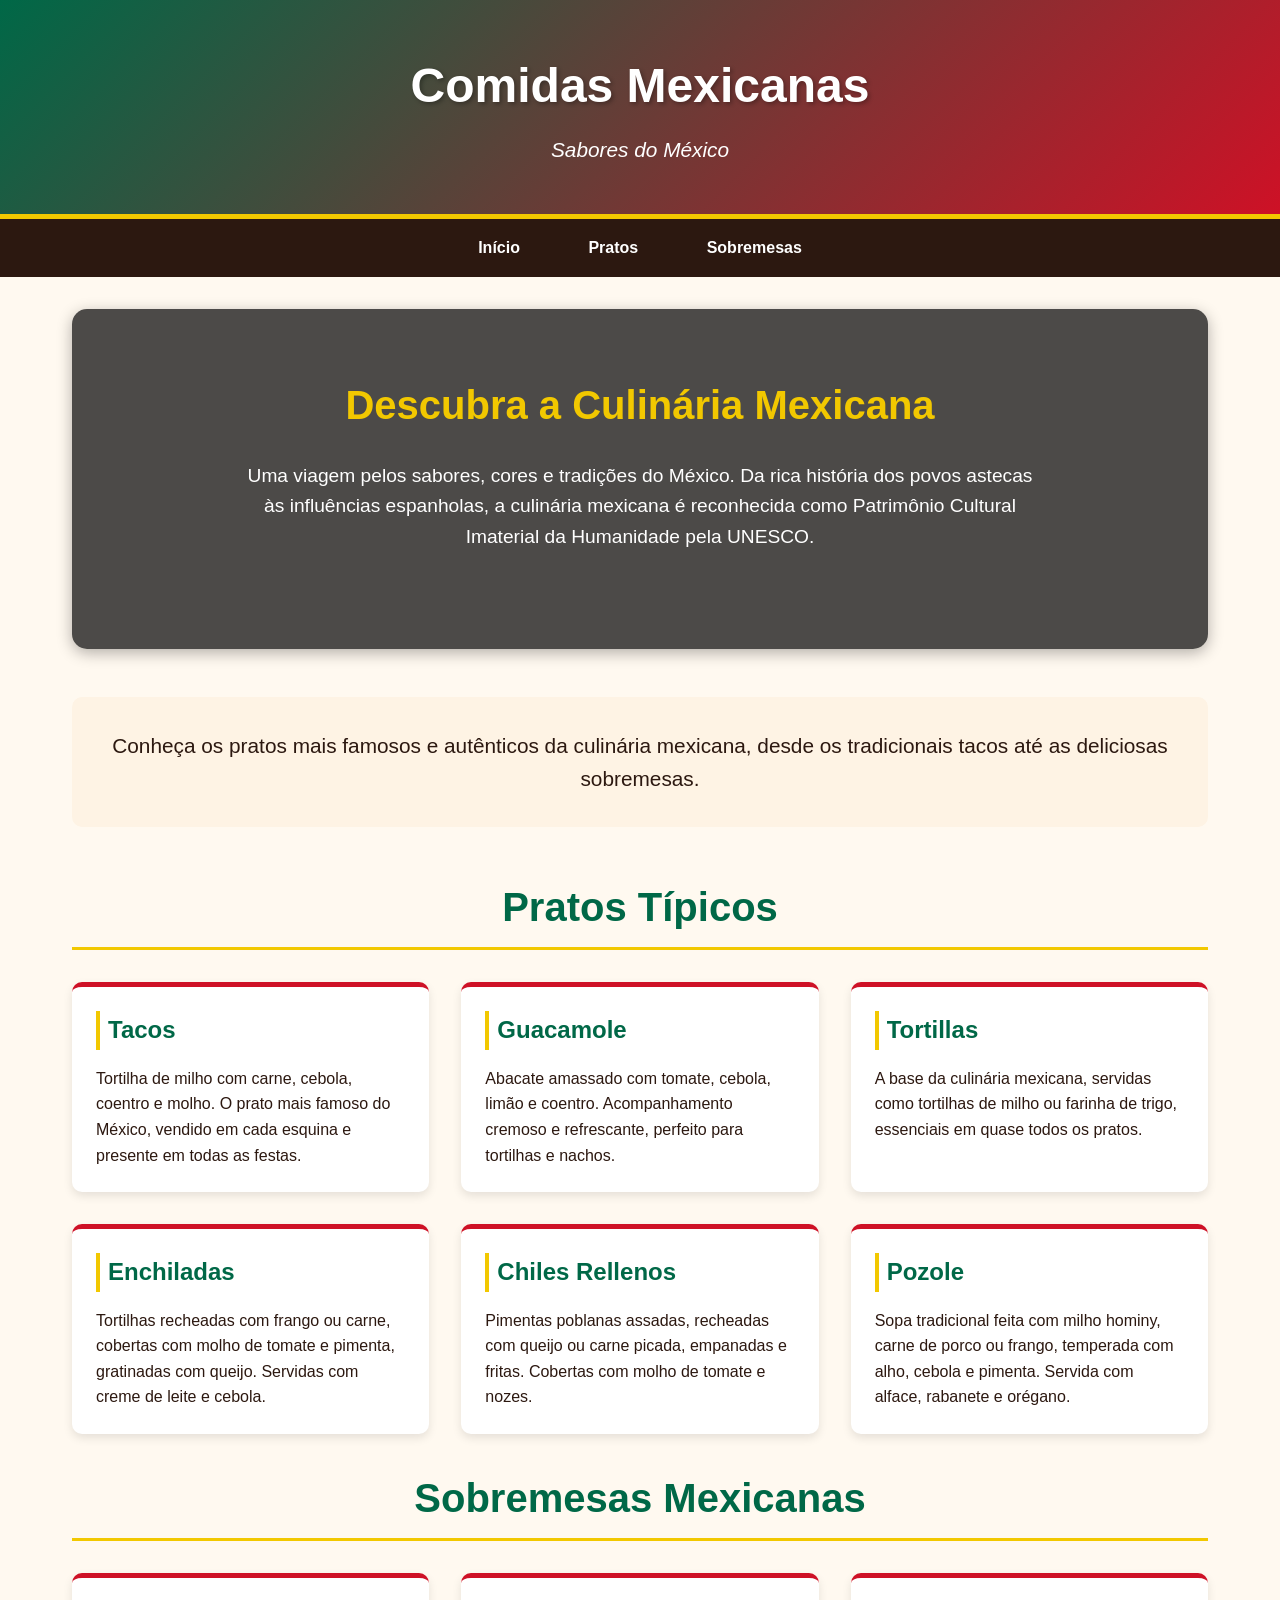
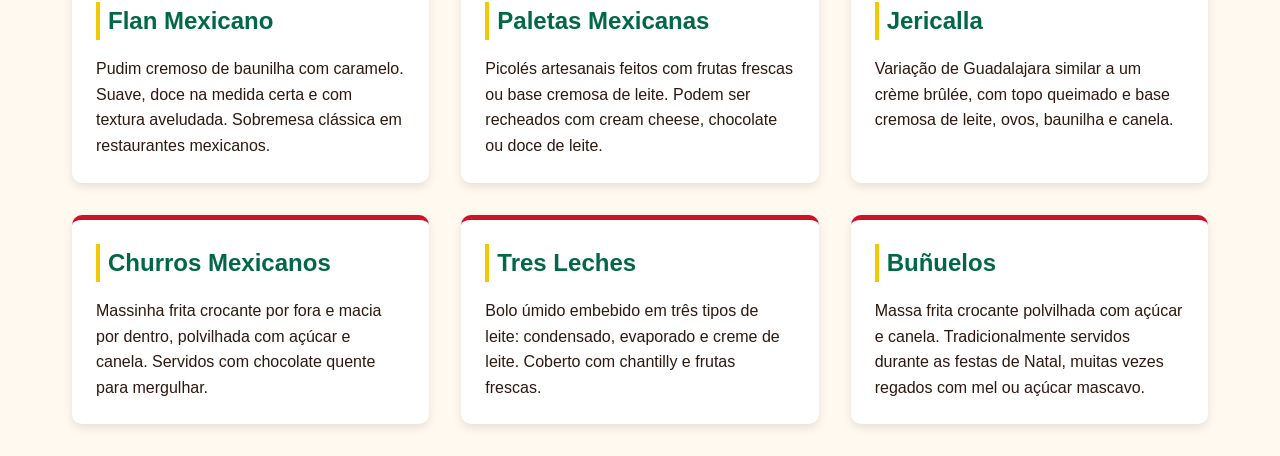
<file: index.html>
<!DOCTYPE html>
<html lang="pt-BR">
<head>
    <meta charset="UTF-8">
    <meta name="viewport" content="width=device-width, initial-scale=1.0">
    <title>Comidas Mexicanas</title>
    <link rel="stylesheet" href="css/estilo.css">
 
</head>
<body>

    <div class="cabecalho">
        <h1>Comidas Mexicanas</h1>
        <p>Sabores do México</p>
    </div>

    <div class="menu">
        <a href="#inicio">Início</a>
        <a href="#pratos">Pratos</a>
        <a href="#sobremesas">Sobremesas</a>
    </div>

    <div class="conteudo">
        
        <div id="inicio" class="tela-inicio">
            <h2>Descubra a Culinária Mexicana</h2>
            <p>Uma viagem pelos sabores, cores e tradições do México. Da rica história dos povos astecas às influências espanholas, a culinária mexicana é reconhecida como Patrimônio Cultural Imaterial da Humanidade pela UNESCO.</p>
            <p></p>
        </div>

        <div class="boas-vindas">
            <p>Conheça os pratos mais famosos e autênticos da culinária mexicana, desde os tradicionais tacos até as deliciosas sobremesas.</p>
        </div>

        <div id="pratos" class="secao">
            <h2> Pratos Típicos </h2>
            
            <div class="grid-pratos">
               
                <div class="card">
                    <h3>Tacos</h3>
                    <p>Tortilha de milho com carne, cebola, coentro e molho. O prato mais famoso do México, vendido em cada esquina e presente em todas as festas.</p>
                </div>
                
                <div class="card">
                    <h3>Guacamole</h3>
                    <p>Abacate amassado com tomate, cebola, limão e coentro. Acompanhamento cremoso e refrescante, perfeito para tortilhas e nachos.</p>
                </div>
                
                <div class="card">
                    <h3>Tortillas</h3>
                    <p>A base da culinária mexicana, servidas como tortilhas de milho ou farinha de trigo, essenciais em quase todos os pratos.</p>
                </div>

                
                <div class="card">
                    <h3>Enchiladas</h3>
                    <p>Tortilhas recheadas com frango ou carne, cobertas com molho de tomate e pimenta, gratinadas com queijo. Servidas com creme de leite e cebola.</p>
                </div>

                <div class="card">
                    <h3>Chiles Rellenos</h3>
                    <p>Pimentas poblanas assadas, recheadas com queijo ou carne picada, empanadas e fritas. Cobertas com molho de tomate e nozes.</p>
                </div>

                <div class="card">
                    <h3>Pozole</h3>
                    <p>Sopa tradicional feita com milho hominy, carne de porco ou frango, temperada com alho, cebola e pimenta. Servida com alface, rabanete e orégano.</p>
                </div>

            </div>
        </div>

        
        <div id="sobremesas" class="secao">
            <h2>Sobremesas Mexicanas </h2>
            
            <div class="grid-pratos">
                
                <div class="card">
                    <h3>Flan Mexicano</h3>
                    <p>Pudim cremoso de baunilha com caramelo. Suave, doce na medida certa e com textura aveludada. Sobremesa clássica em restaurantes mexicanos.</p>
                </div>
                
                <div class="card">
                    <h3>Paletas Mexicanas</h3>
                    <p>Picolés artesanais feitos com frutas frescas ou base cremosa de leite. Podem ser recheados com cream cheese, chocolate ou doce de leite.</p>
                </div>
                
                <div class="card">
                    <h3>Jericalla</h3>
                    <p>Variação de Guadalajara similar a um crème brûlée, com topo queimado e base cremosa de leite, ovos, baunilha e canela.</p>
                </div>

                
                <div class="card">
                    <h3>Churros Mexicanos</h3>
                    <p>Massinha frita crocante por fora e macia por dentro, polvilhada com açúcar e canela. Servidos com chocolate quente para mergulhar.</p>
                </div>

                <div class="card">
                    <h3>Tres Leches</h3>
                    <p>Bolo úmido embebido em três tipos de leite: condensado, evaporado e creme de leite. Coberto com chantilly e frutas frescas.</p>
                </div>

                <div class="card">
                    <h3>Buñuelos</h3>
                    <p>Massa frita crocante polvilhada com açúcar e canela. Tradicionalmente servidos durante as festas de Natal, muitas vezes regados com mel ou açúcar mascavo.</p>
                </div>

            </div>
        </div>
    </div>

</body>
</html>
</file>
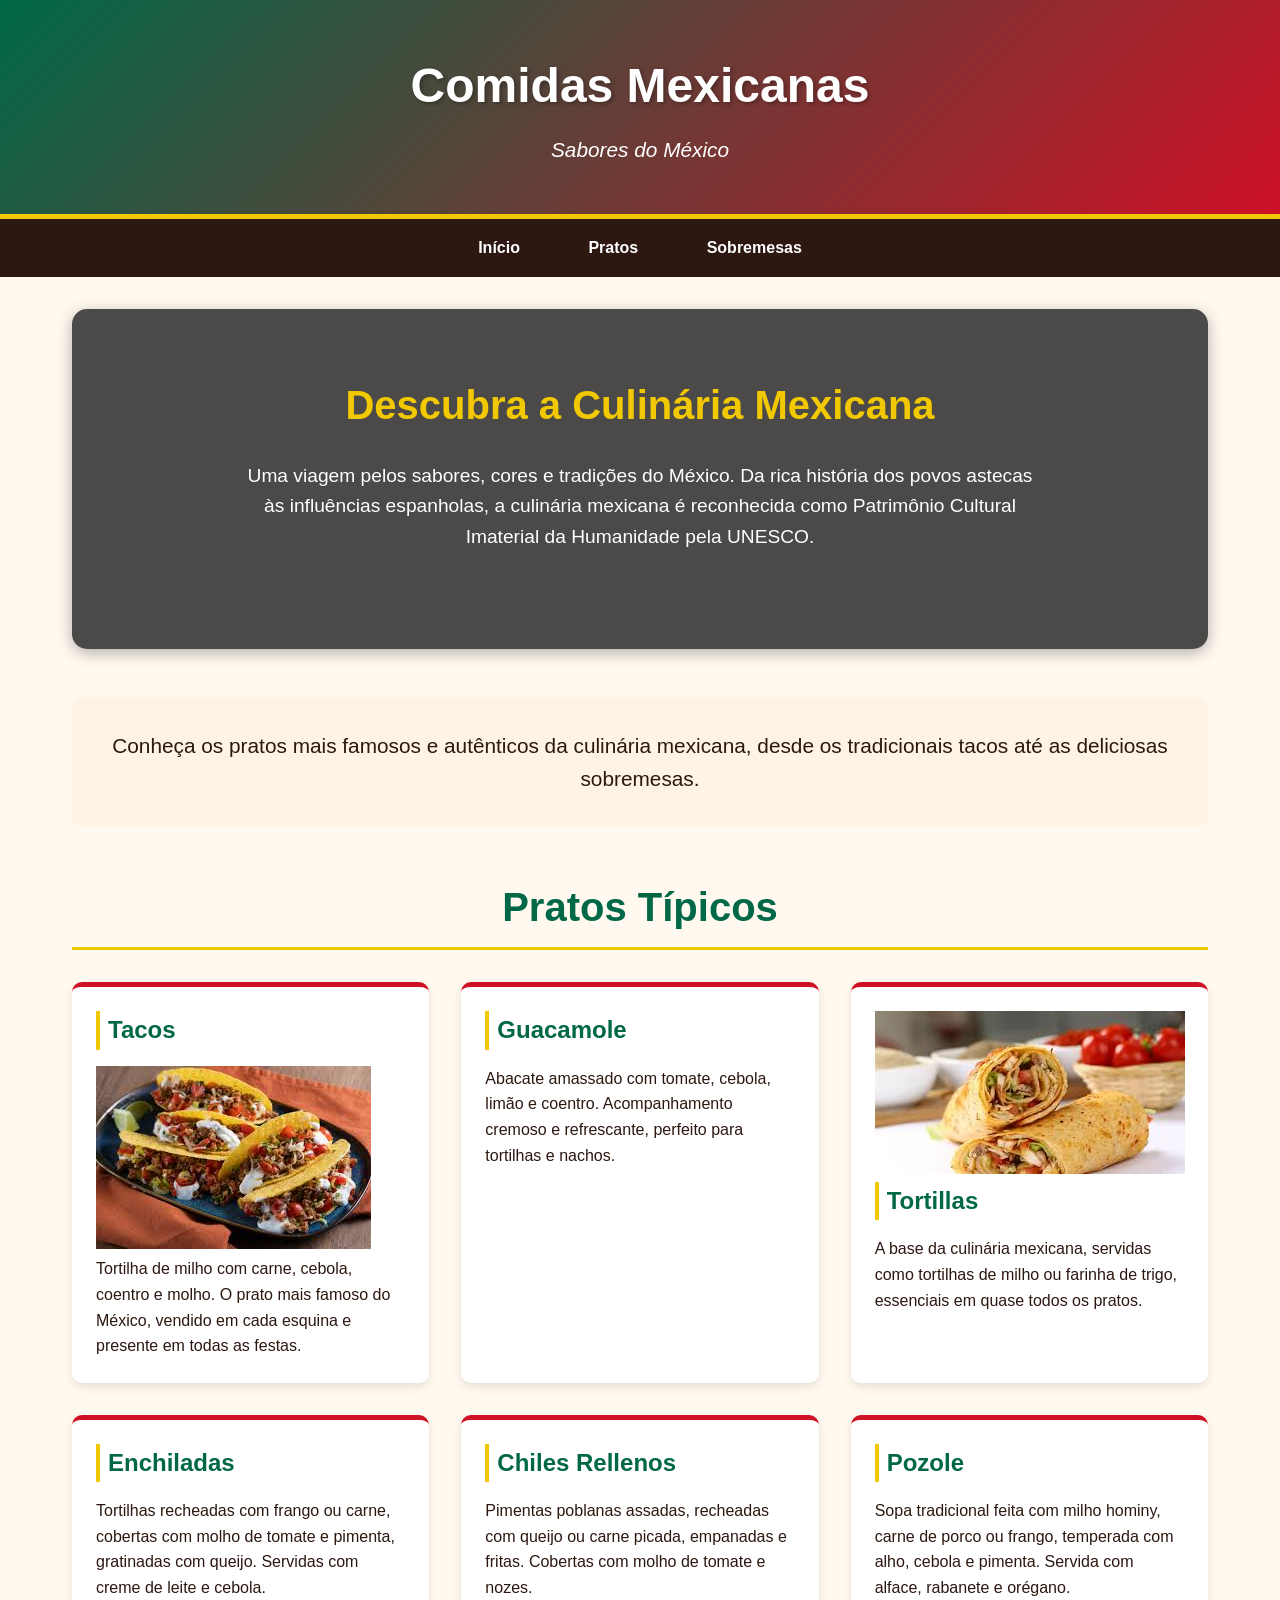
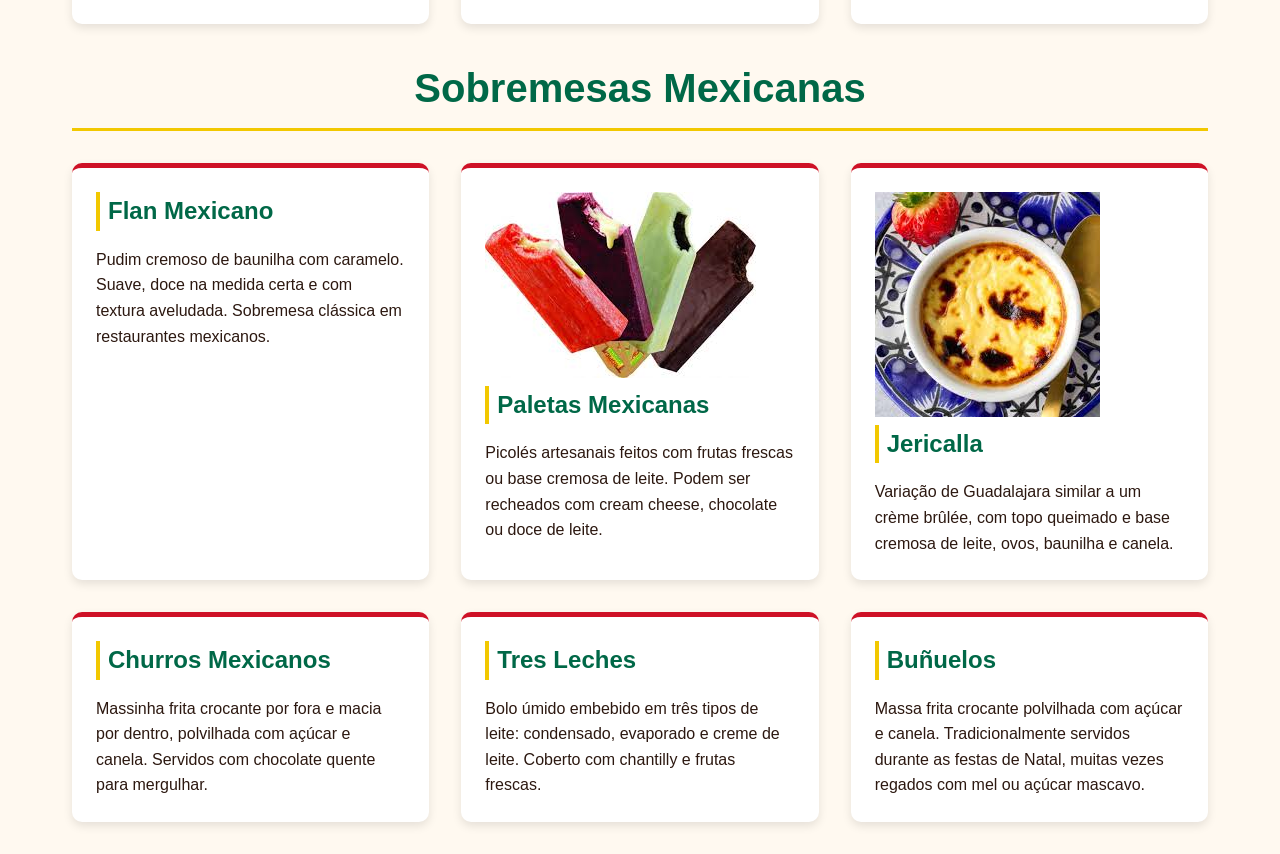
<file: Sabores_site-1/index.html>
<!DOCTYPE html>
<html lang="pt-BR">
<head>
    <meta charset="UTF-8">
    <meta name="viewport" content="width=device-width, initial-scale=1.0">
    <title>Comidas Mexicanas</title>
    <link rel="stylesheet" href="css/estilo.css">
 
</head>
<body>

    <div class="cabecalho">
        <h1>Comidas Mexicanas</h1>
        <p>Sabores do México</p>
    </div>

    <div class="menu">
        <a href="#inicio">Início</a>
        <a href="#pratos">Pratos</a>
        <a href="#sobremesas">Sobremesas</a>
    </div>

    <div class="conteudo">
        
        <div id="inicio" class="tela-inicio">
            <h2>Descubra a Culinária Mexicana</h2>
            <p>Uma viagem pelos sabores, cores e tradições do México. Da rica história dos povos astecas às influências espanholas, a culinária mexicana é reconhecida como Patrimônio Cultural Imaterial da Humanidade pela UNESCO.</p>
            <p></p>
        </div>

        <div class="boas-vindas">
            <p>Conheça os pratos mais famosos e autênticos da culinária mexicana, desde os tradicionais tacos até as deliciosas sobremesas.</p>
        </div>

        <div id="pratos" class="secao">
            <h2> Pratos Típicos </h2>
            
            <div class="grid-pratos">
               
                <div class="card">
                    <h3>Tacos</h3>
                    <img src="img/images.jpg" alt="">
                    <p>Tortilha de milho com carne, cebola, coentro e molho. O prato mais famoso do México, vendido em cada esquina e presente em todas as festas.</p>
                </div>
                
                <div class="card">
                    <h3>Guacamole</h3>
                    <p>Abacate amassado com tomate, cebola, limão e coentro. Acompanhamento cremoso e refrescante, perfeito para tortilhas e nachos.</p>
                </div>
                
                <div class="card">
                    <img src="img/tortilhas.jpg" alt="">
                    <h3>Tortillas</h3>
                    <p>A base da culinária mexicana, servidas como tortilhas de milho ou farinha de trigo, essenciais em quase todos os pratos.</p>
                </div>

                
                <div class="card">
                    <h3>Enchiladas</h3>
                    <p>Tortilhas recheadas com frango ou carne, cobertas com molho de tomate e pimenta, gratinadas com queijo. Servidas com creme de leite e cebola.</p>
                </div>

                <div class="card">
                    <h3>Chiles Rellenos</h3>
                    <p>Pimentas poblanas assadas, recheadas com queijo ou carne picada, empanadas e fritas. Cobertas com molho de tomate e nozes.</p>
                </div>

                <div class="card">
                    <h3>Pozole</h3>
                    <p>Sopa tradicional feita com milho hominy, carne de porco ou frango, temperada com alho, cebola e pimenta. Servida com alface, rabanete e orégano.</p>
                </div>

            </div>
        </div>

        
        <div id="sobremesas" class="secao">
            <h2>Sobremesas Mexicanas </h2>
            
            <div class="grid-pratos">
                
                <div class="card">
                    <h3>Flan Mexicano</h3>
                    <p>Pudim cremoso de baunilha com caramelo. Suave, doce na medida certa e com textura aveludada. Sobremesa clássica em restaurantes mexicanos.</p>
                </div>
                
                <div class="card">
                    <img src="img/paletas.jpg" alt="">
                    <h3>Paletas Mexicanas</h3>
                    <p>Picolés artesanais feitos com frutas frescas ou base cremosa de leite. Podem ser recheados com cream cheese, chocolate ou doce de leite.</p>
                </div>
                
                <div class="card">
                    <img src="img/jericalla.jpg" alt="">
                    <h3>Jericalla</h3>
                    <p>Variação de Guadalajara similar a um crème brûlée, com topo queimado e base cremosa de leite, ovos, baunilha e canela.</p>
                </div>

                
                <div class="card">
                    <h3>Churros Mexicanos</h3>
                    <p>Massinha frita crocante por fora e macia por dentro, polvilhada com açúcar e canela. Servidos com chocolate quente para mergulhar.</p>
                </div>

                <div class="card">
                    <h3>Tres Leches</h3>
                    <p>Bolo úmido embebido em três tipos de leite: condensado, evaporado e creme de leite. Coberto com chantilly e frutas frescas.</p>
                </div>

                <div class="card">
                    <h3>Buñuelos</h3>
                    <p>Massa frita crocante polvilhada com açúcar e canela. Tradicionalmente servidos durante as festas de Natal, muitas vezes regados com mel ou açúcar mascavo.</p>
                </div>

            </div>
        </div>
    </div>

</body>
</html>
</file>
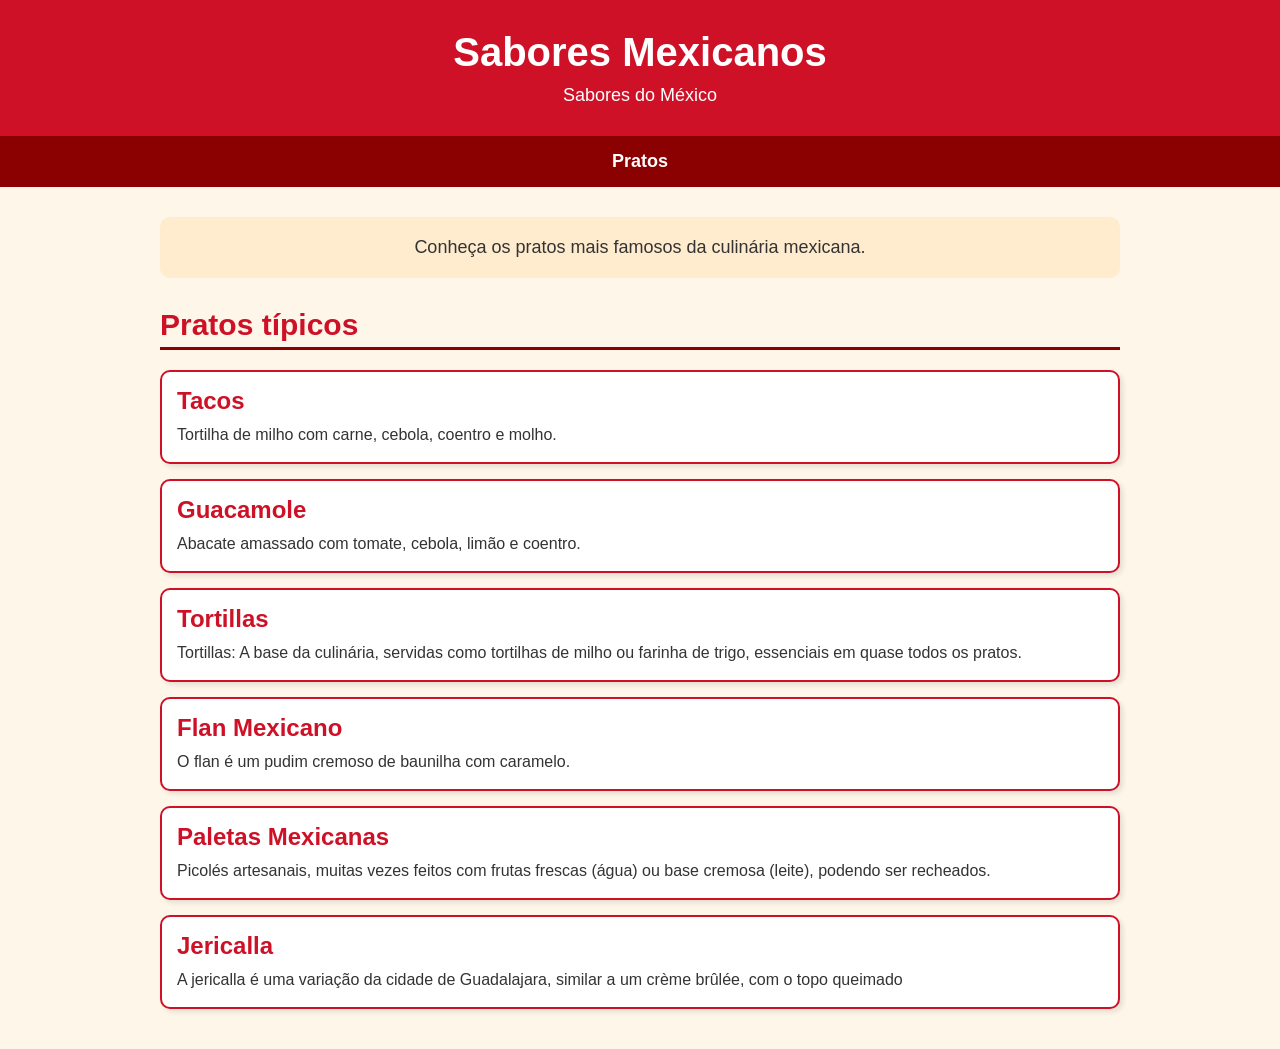
<file: Sabores_site/index.html>
<!DOCTYPE html>
<html lang="pt-BR">
<head>
    <meta charset="UTF-8">
    <meta name="viewport" content="width=device-width, initial-scale=1.0">
    <title>Comidas Mexicanas</title>
    <link rel="stylesheet" href="css/estilo.css">
</head>
<body>

    <div class="cabecalho">
        <h1>Sabores Mexicanos</h1>
        <p>Sabores do México</p>
    </div>

    <div class="menu">

        <a href="#pratos">Pratos</a>
    </div>

    <div class="conteudo">

        <div class="boas-vindas">

            <p>Conheça os pratos mais famosos da culinária mexicana.</p>
        </div>

        <div id="pratos" class="secao">
            <h2>Pratos típicos</h2>
            
            <div class="card">
                <h3>Tacos</h3>
                <p>Tortilha de milho com carne, cebola, coentro e molho.</p>
            </div>
            
            <div class="card">
                <h3>Guacamole</h3>
                <p>Abacate amassado com tomate, cebola, limão e coentro.</p>
            </div>
            
            <div class="card">
                <h3>Tortillas</h3>
                <p>Tortillas: A base da culinária, servidas como tortilhas de milho ou farinha de trigo, essenciais em quase todos os pratos.</p>
            </div>
            
            <div class="card">
                <h3>Flan Mexicano</h3>
                <p>O flan é um pudim cremoso de baunilha com caramelo.</p>
            </div>
            
            <div class="card">
                <h3>Paletas Mexicanas</h3>
                <p>Picolés artesanais, muitas vezes feitos com frutas frescas (água) ou base cremosa (leite), podendo ser recheados.</p>
            </div>
            
            <div class="card">
                <h3>Jericalla</h3>
                <p>A jericalla é uma variação da cidade de Guadalajara, similar a um crème brûlée, com o topo queimado</p>
            </div>
        </div>
    </div>

</body>
</html>
</file>
<file: css/estilo.css>
* {
            margin: 0;
            padding: 0;
            box-sizing: border-box;
        }
        
        body {
            font-family: 'Segoe UI', Tahoma, Geneva, Verdana, sans-serif;
            background-color: #fff9f0;
            color: #2c1810;
            line-height: 1.6;
        }
        
        .cabecalho {
            background: linear-gradient(135deg, #006847 0%, #ce1126 100%);
            color: white;
            text-align: center;
            padding: 3rem 1rem;
            border-bottom: 5px solid #f2c800;
        }
        
        .cabecalho h1 {
            font-size: 3rem;
            margin-bottom: 0.5rem;
            text-shadow: 2px 2px 4px rgba(0,0,0,0.3);
        }
        
        .cabecalho p {
            font-size: 1.3rem;
            font-style: italic;
        }
        
        .menu {
            background-color: #2c1810;
            padding: 1rem;
            text-align: center;
            position: sticky;
            top: 0;
            z-index: 100;
        }
        
        .menu a {
            color: white;
            text-decoration: none;
            padding: 0.8rem 1.5rem;
            margin: 0 0.5rem;
            border-radius: 25px;
            transition: background-color 0.3s;
            font-weight: bold;
        }
        
        .menu a:hover {
            background-color: #f2c800;
            color: #2c1810;
        }
        
        .conteudo {
            max-width: 1200px;
            margin: 0 auto;
            padding: 2rem;
        }
        
        .tela-inicio {
            background: linear-gradient(rgba(0,0,0,0.7), rgba(0,0,0,0.7)), url('https://images.unsplash.com/photo-1599974579688-8dbdd335c77f?auto=format&fit=crop&w=1200&q=80');
            background-size: cover;
            background-position: center;
            color: white;
            text-align: center;
            padding: 4rem 2rem;
            border-radius: 15px;
            margin-bottom: 3rem;
            box-shadow: 0 4px 15px rgba(0,0,0,0.3);
        }
        
        .tela-inicio h2 {
            font-size: 2.5rem;
            margin-bottom: 1.5rem;
            color: #f2c800;
        }
        
        .tela-inicio p {
            font-size: 1.2rem;
            max-width: 800px;
            margin: 0 auto 2rem;
        }
        
        .btn-saiba-mais {
            display: inline-block;
            background-color: #ce1126;
            color: white;
            padding: 1rem 2rem;
            text-decoration: none;
            border-radius: 50px;
            font-weight: bold;
            transition: transform 0.3s, background-color 0.3s;
            border: 2px solid #f2c800;
        }
        
        .btn-saiba-mais:hover {
            background-color: #006847;
            transform: scale(1.05);
        }
        
        .boas-vindas {
            text-align: center;
            margin-bottom: 3rem;
            padding: 2rem;
            background-color: #fef3e4;
            border-radius: 10px;
        }
        
        .boas-vindas p {
            font-size: 1.3rem;
            color: #2c1810;
        }
        
        .secao {
            margin-top: 2rem;
        }
        
        .secao h2 {
            text-align: center;
            font-size: 2.5rem;
            color: #006847;
            margin-bottom: 2rem;
            border-bottom: 3px solid #f2c800;
            padding-bottom: 0.5rem;
        }
        
        .grid-pratos {
            display: grid;
            grid-template-columns: repeat(auto-fit, minmax(300px, 1fr));
            gap: 2rem;
        }
        
        .card {
            background-color: white;
            border-radius: 10px;
            padding: 1.5rem;
            box-shadow: 0 4px 10px rgba(0,0,0,0.1);
            transition: transform 0.3s, box-shadow 0.3s;
            border-top: 5px solid #ce1126;
        }
        
        .card:hover {
            transform: translateY(-5px);
            box-shadow: 0 6px 15px rgba(0,0,0,0.2);
        }
        
        .card h3 {
            color: #006847;
            font-size: 1.5rem;
            margin-bottom: 1rem;
            border-left: 4px solid #f2c800;
            padding-left: 0.5rem;
        }
        
        .card p {
            color: #2c1810;
            font-size: 1rem;
        }
</file>
<file: Sabores_site-1/css/estilo.css>
* {
    margin: 0;
    padding: 0;
    box-sizing: border-box;
}

body {
    font-family: 'Segoe UI', Tahoma, Geneva, Verdana, sans-serif;
    background-color: #fff9f0;
    color: #2c1810;
    line-height: 1.6;
}

.cabecalho {
    background: linear-gradient(135deg, #006847 0%, #ce1126 100%);
    color: white;
    text-align: center;
    padding: 3rem 1rem;
    border-bottom: 5px solid #f2c800;
}

.cabecalho h1 {
    font-size: 3rem;
    margin-bottom: 0.5rem;
    text-shadow: 2px 2px 4px rgba(0,0,0,0.3);
}

.cabecalho p {
    font-size: 1.3rem;
    font-style: italic;
}

.menu {
    background-color: #2c1810;
    padding: 1rem;
    text-align: center;
    position: sticky;
    top: 0;
    z-index: 100;
}

.menu a {
    color: white;
    text-decoration: none;
    padding: 0.8rem 1.5rem;
    margin: 0 0.5rem;
    border-radius: 25px;
    transition: background-color 0.3s;
    font-weight: bold;
}

.menu a:hover {
    background-color: #f2c800;
    color: #2c1810;
}

.conteudo {
    max-width: 1200px;
    margin: 0 auto;
    padding: 2rem;
}

.tela-inicio {
    background: linear-gradient(rgba(0,0,0,0.7), rgba(0,0,0,0.7)), url('https://images.unsplash.com/photo-1599974579688-8dbdd335c77f?auto=format&fit=crop&w=1200&q=80');
    background-size: cover;
    background-position: center;
    color: white;
    text-align: center;
    padding: 4rem 2rem;
    border-radius: 15px;
    margin-bottom: 3rem;
    box-shadow: 0 4px 15px rgba(0,0,0,0.3);
}

.tela-inicio h2 {
    font-size: 2.5rem;
    margin-bottom: 1.5rem;
    color: #f2c800;
}

.tela-inicio p {
    font-size: 1.2rem;
    max-width: 800px;
    margin: 0 auto 2rem;
}

.btn-saiba-mais {
    display: inline-block;
    background-color: #ce1126;
    color: white;
    padding: 1rem 2rem;
    text-decoration: none;
    border-radius: 50px;
    font-weight: bold;
    transition: transform 0.3s, background-color 0.3s;
    border: 2px solid #f2c800;
}

.btn-saiba-mais:hover {
    background-color: #006847;
    transform: scale(1.05);
}

.boas-vindas {
    text-align: center;
    margin-bottom: 3rem;
    padding: 2rem;
    background-color: #fef3e4;
    border-radius: 10px;
}

.boas-vindas p {
    font-size: 1.3rem;
    color: #2c1810;
}

.secao {
    margin-top: 2rem;
}

.secao h2 {
    text-align: center;
    font-size: 2.5rem;
    color: #006847;
    margin-bottom: 2rem;
    border-bottom: 3px solid #f2c800;
    padding-bottom: 0.5rem;
}

.grid-pratos {
    display: grid;
    grid-template-columns: repeat(auto-fit, minmax(300px, 1fr));
    gap: 2rem;
}

.card {
    background-color: white;
    border-radius: 10px;
    padding: 1.5rem;
    box-shadow: 0 4px 10px rgba(0,0,0,0.1);
    transition: transform 0.3s, box-shadow 0.3s;
    border-top: 5px solid #ce1126;
}

.card:hover {
    transform: translateY(-5px);
    box-shadow: 0 6px 15px rgba(0,0,0,0.2);
}

.card h3 {
    color: #006847;
    font-size: 1.5rem;
    margin-bottom: 1rem;
    border-left: 4px solid #f2c800;
    padding-left: 0.5rem;
}

.card p {
    color: #2c1810;
    font-size: 1rem;
}
</file>
<file: Sabores_site/css/estilo.css>
* {
    margin: 0;
    padding: 0;
    box-sizing: border-box;
}

body {
    font-family: Arial, Helvetica, sans-serif;
    background-color: #fef7e9;
}


.cabecalho {
    background-color: #ce1126;  /* Alterado de verde para vermelho */
    color: white;
    text-align: center;
    padding: 30px 20px;
}

.cabecalho h1 {
    font-size: 40px;
    margin-bottom: 10px;
}

.cabecalho p {
    font-size: 18px;
}


.menu {
    background-color: #8b0000;  /* Tom mais escuro de vermelho para contraste */
    text-align: center;
    padding: 15px 0;
}

.menu a {
    color: white;
    text-decoration: none;
    margin: 0 20px;
    font-weight: bold;
    font-size: 18px;
}

.menu a:hover {
    text-decoration: underline;
}


.conteudo {
    max-width: 1000px;
    margin: 30px auto;
    padding: 0 20px;
}


.boas-vindas {
    background-color: #ffebcd;
    padding: 20px;
    border-radius: 10px;
    margin-bottom: 30px;
    text-align: center;
}

.boas-vindas h2 {
    color: #ce1126;  /* Alterado de verde para vermelho */
    margin-bottom: 10px;
    font-size: 28px;
}

.boas-vindas p {
    font-size: 18px;
    color: #333;
}


.secao {
    margin-bottom: 40px;
}

.secao h2 {
    color: #ce1126;  /* Mantido vermelho */
    font-size: 30px;
    margin-bottom: 20px;
    border-bottom: 3px solid #8b0000;  /* Alterado para vermelho escuro */
    padding-bottom: 5px;
}


.card {
    background-color: white;
    border: 2px solid #ce1126;  /* Alterado de verde para vermelho */
    border-radius: 10px;
    padding: 15px;
    margin-bottom: 15px;
    box-shadow: 3px 3px 5px rgba(0,0,0,0.1);
}

.card h3 {
    color: #ce1126;  /* Mantido vermelho */
    font-size: 24px;
    margin-bottom: 8px;
}

.card p {
    color: #333;
    font-size: 16px;
    line-height: 1.5;
}


.ingredientes {
    background-color: #fff2d7;
    padding: 20px;
    border-radius: 10px;
}

.ingredientes ul {
    list-style: none;
    display: flex;
    flex-wrap: wrap;
    gap: 15px;
    margin-top: 15px;
}

.ingredientes li {
    background-color: white;
    padding: 10px 20px;
    border-radius: 30px;
    border: 2px solid #ce1126;  /* Alterado de verde para vermelho */
    font-size: 18px;
    font-weight: bold;
}


.rodape {
    background-color: #333;
    color: white;
    text-align: center;
    padding: 20px;
    margin-top: 30px;
}

.rodape p {
    margin: 5px 0;
    font-size: 16px;
}
</file>
